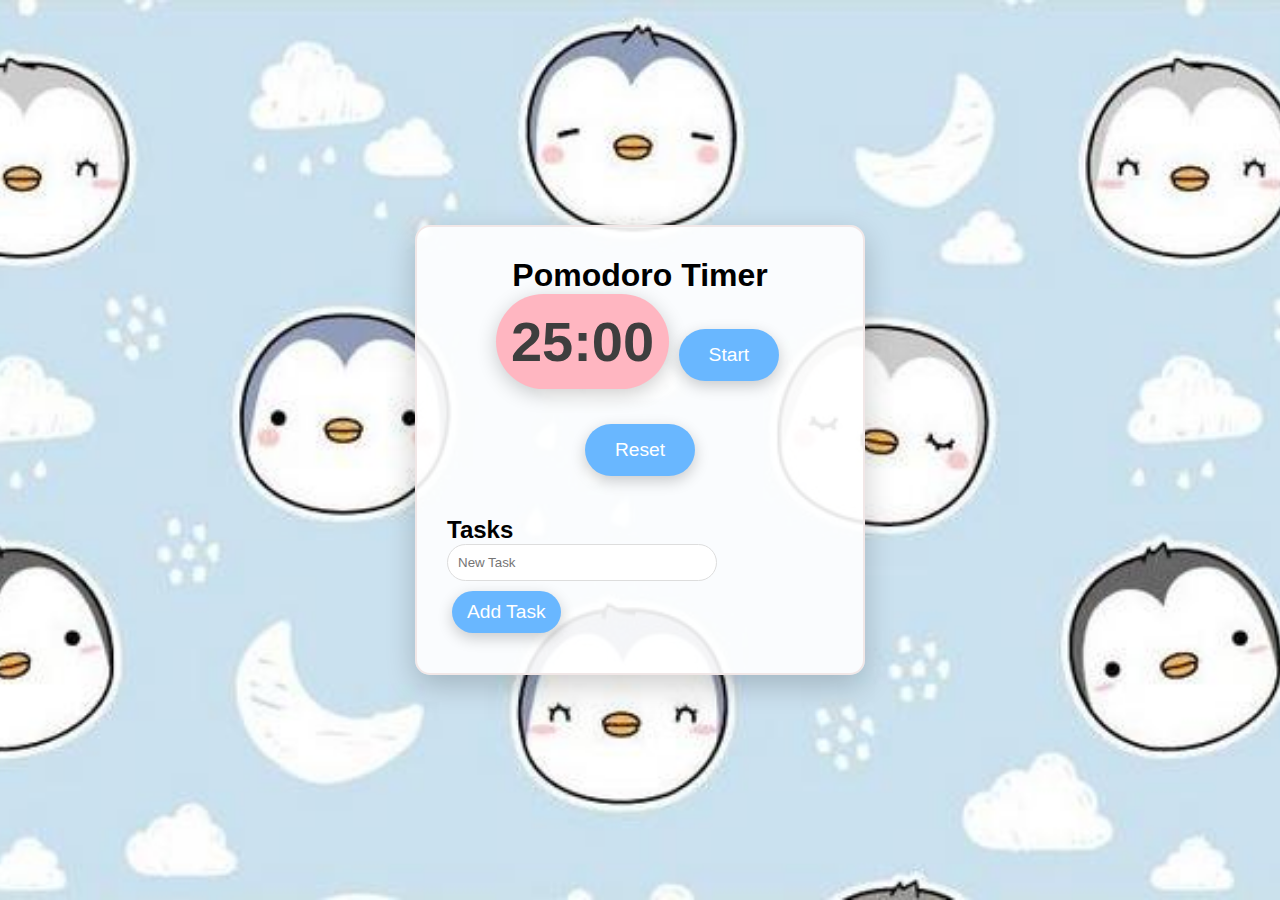
<file: Pomodoro_Timer/index.html>
<!DOCTYPE html>
<html lang="en">
<head>
    <meta charset="UTF-8">
    <meta name="viewport" content="width=device-width, initial-scale=1.0">
    <title>Pomodoro Timer</title>
    <style>
        /* Réinitialisation de la mise en page de base */
        * {
            margin: 0;
            padding: 0;
            box-sizing: border-box;
        }
        
       
        body {
    background-image: url('image4.jpg');  
    background-size: cover;  
    background-position: center;  
    background-attachment: fixed;  
    font-family: 'Poppins', sans-serif;
    display: flex;
    justify-content: center;
    align-items: center;
    height: 100vh;
    padding: 20px;
}
        
        @keyframes gradientBG {
            0% { background-position: 0% 50%; }
            50% { background-position: 100% 50%; }
            100% { background-position: 0% 50%; }
        }
        
        /* Conteneur principal */
        .container {
            text-align: center;
            background-color: rgba(255, 255, 255, 0.9);
            padding: 30px;
            border-radius: 15px;
            box-shadow: 0 10px 30px rgba(0, 0, 0, 0.2);
            width: 100%;
            max-width: 450px;
            border: 2px solid #f1e7e7;
            animation: fadeIn 1s ease-out;
        }
        
        @keyframes fadeIn {
            from { opacity: 0; transform: translateY(-20px); }
            to { opacity: 1; transform: translateY(0); }
        }
        
        /* Timer avec effet lumineux */
        #timerDisplay {
            font-size: 3.5em;
            margin-bottom: 25px;
            color: #3e3e3e;
            font-weight: bold;
            padding: 15px;
            background-color: #ffb6c1;
            border-radius: 50px;
            display: inline-block;
            min-width: 160px;
            box-shadow: 0 5px 20px rgba(0, 0, 0, 0.2);
            animation: pulse 1.5s infinite;
        }
        
        @keyframes pulse {
            0% { box-shadow: 0 0 10px rgba(255, 105, 180, 0.5); }
            50% { box-shadow: 0 0 20px rgba(168, 105, 255, 0.7); }
            100% { box-shadow: 0 0 10px rgba(255, 105, 180, 0.5); }
        }
        
        /* Boutons stylés avec animation */
        button {
            padding: 15px 30px;
            margin: 10px 5px;
            cursor: pointer;
            font-size: 1.2em;
            border-radius: 30px;
            border: none;
            background-color: #69b7ff;
            color: white;
            transition: all 0.3s ease;
            box-shadow: 0 5px 15px rgba(0, 0, 0, 0.2);
        }
        
        button:hover {
            background-color: #3388ff;
            transform: scale(1.05);
        }
        
        button:active {
            background-color: #3a85e6;
            transform: scale(0.95);
        }
        
        /* Styling for task list */
        #taskList {
            margin-top: 30px;
            text-align: left;
        }
        
        #newTaskInput {
            padding: 10px;
            width: 70%;
            border-radius: 20px;
            border: 1px solid #ddd;
            margin-right: 10px;
        }
        
        #addTaskBtn {
            padding: 10px 15px;
        }
        
        /* Animation pour les tâches */
        #tasks li {
            display: flex;
            justify-content: space-between;
            align-items: center;
            padding: 12px;
            background-color: #fef1f4;
            border-radius: 12px;
            margin-bottom: 10px;
            box-shadow: 0 3px 10px rgba(0, 0, 0, 0.05);
            animation: slideIn 0.5s ease-in-out;
        }
        
        #tasks li button {
            padding: 5px 10px;
            font-size: 0.8em;
            margin-left: 5px;
        }
        
        #tasks {
            list-style-type: none;
            padding: 0;
        }
        
        @keyframes slideIn {
            from { opacity: 0; transform: translateY(-10px); }
            to { opacity: 1; transform: translateY(0); }
        }
        
        .notification {
            position: fixed;
            top: 20px;
            right: 20px;
            background-color: #4CAF50;
            color: white;
            padding: 15px;
            border-radius: 5px;
            box-shadow: 0 4px 8px rgba(0, 0, 0, 0.2);
            z-index: 1000;
            animation: fadeIn 0.5s;
        }
    </style>

</head>
<body>
    <div class="container">
        <h1>Pomodoro Timer</h1>
        <div id="timerDisplay">25:00</div>
        <button id="startStopBtn">Start</button>
        <button id="resetBtn">Reset</button>
        
        <div id="taskList">
            <h2>Tasks</h2>
            <ul id="tasks">
                <!-- Tasks will be added here -->
            </ul>
            
            <input type="text" id="newTaskInput" placeholder="New Task">
            <button id="addTaskBtn">Add Task</button>
        </div>
    </div>

    <script>
        let timer;
        let minutes = 25;
        let seconds = 0;
        let isRunning = false;
        let workSessions = 0;
       /* récupère le bouton "Start/Pause".*/
        const startStopBtn = document.getElementById('startStopBtn');
        /* récupère le bouton "Reset".*/
        const resetBtn = document.getElementById('resetBtn');
        /* récupère l'affichage du minuteur (exemple : 25:00).*/
        const timerDisplay = document.getElementById('timerDisplay');

        startStopBtn.addEventListener('click', toggleTimer);
        resetBtn.addEventListener('click', resetTimer);

        function toggleTimer() {
            if (isRunning) {
                clearInterval(timer);
                startStopBtn.textContent = 'Start';
            } else {
                timer = setInterval(updateTimer, 1000);
                startStopBtn.textContent = 'Pause';
            }
            isRunning = !isRunning;
        }

        function updateTimer() {
            if (seconds === 0) {
                if (minutes === 0) {
                    // Timer finished
                    workSessions++;
                    if (workSessions % 4 === 0) {
                        // Long break after 4 work sessions
                        minutes = 15;
                        displayNotification("Time for a long break!");
                    } else {
                        // Short break after each work session
                        minutes = 5;
                        displayNotification("Time for a short break!");
                    }
                } else {
                    minutes--;
                    seconds = 59;
                }
            } else {
                seconds--;
            }
            displayTime();
        }

        function displayNotification(message) {
            const notification = document.createElement('div');
            notification.classList.add('notification');
            notification.textContent = message;
            document.body.appendChild(notification);
            setTimeout(() => {
                notification.remove();
            }, 3000); // Notification disappears after 3 seconds
        }

        function displayTime() {
            timerDisplay.textContent = `${String(minutes).padStart(2, '0')}:${String(seconds).padStart(2, '0')}`;
        }
        
        function resetTimer() {
            clearInterval(timer);
            isRunning = false;
            minutes = 25;
            seconds = 0;
            displayTime();
            startStopBtn.textContent = 'Start';
        }

        const addTaskBtn = document.getElementById('addTaskBtn');
        const taskList = document.getElementById('tasks');
        const newTaskInput = document.getElementById('newTaskInput');

        addTaskBtn.addEventListener('click', addTask);

        function addTask() {
            const taskText = newTaskInput.value.trim();
            if (taskText) {
                const taskItem = document.createElement('li');
                
                // Create span for task text
                const taskTextSpan = document.createElement('span');
                taskTextSpan.textContent = taskText;
                taskItem.appendChild(taskTextSpan);
                
                // Add buttons container
                const buttonsDiv = document.createElement('div');
                
                // Add edit and delete buttons
                const editBtn = document.createElement('button');
                editBtn.textContent = 'Edit';
                editBtn.addEventListener('click', () => editTask(taskItem));
                
                const deleteBtn = document.createElement('button');
                deleteBtn.textContent = 'Delete';
                deleteBtn.addEventListener('click', () => deleteTask(taskItem));
                
                buttonsDiv.appendChild(editBtn);
                buttonsDiv.appendChild(deleteBtn);
                taskItem.appendChild(buttonsDiv);
                
                taskList.appendChild(taskItem);
                
                newTaskInput.value = ''; // Clear the input field
            }
        }

        function editTask(taskItem) {
            const taskSpan = taskItem.querySelector('span');
            const newText = prompt("Edit task:", taskSpan.textContent);
            if (newText) {
                taskSpan.textContent = newText;
            }
        }

        function deleteTask(taskItem) {
            taskItem.remove();
        }
    </script>
</body>
</html>
</file>
